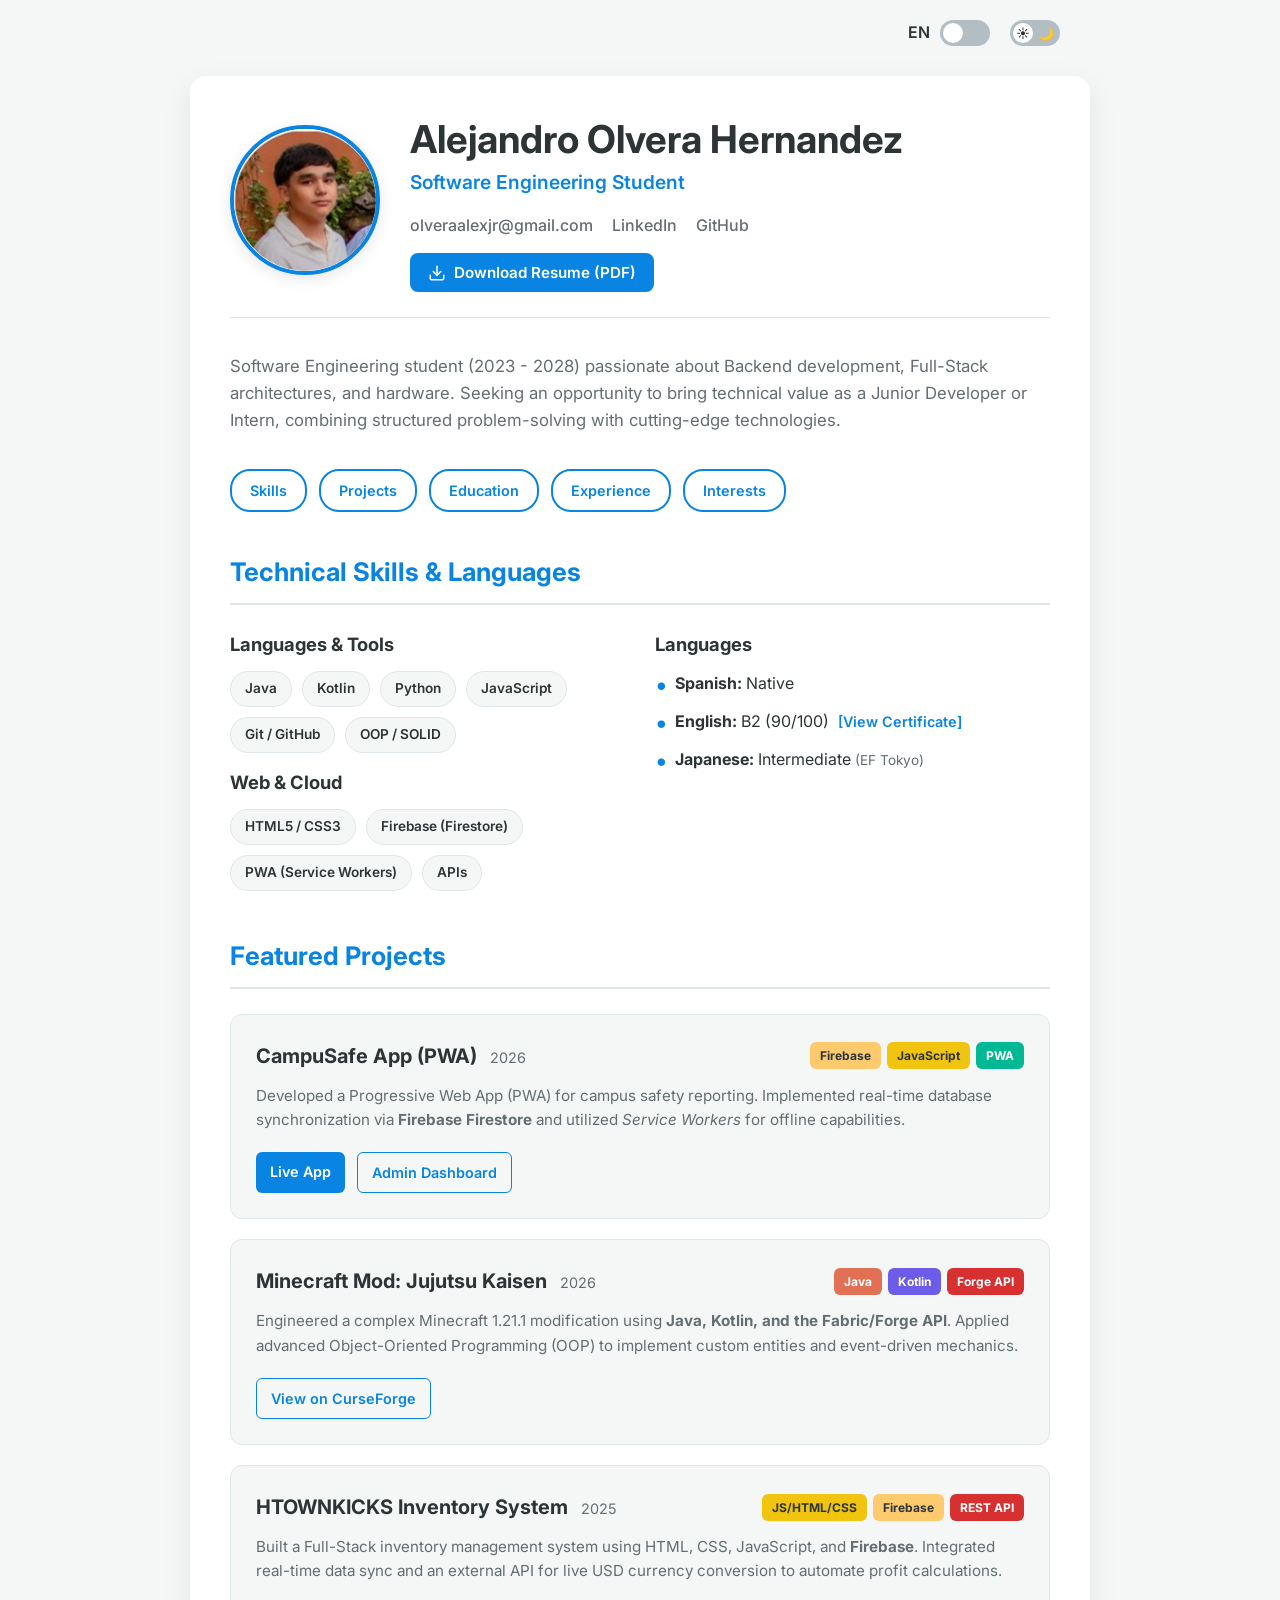
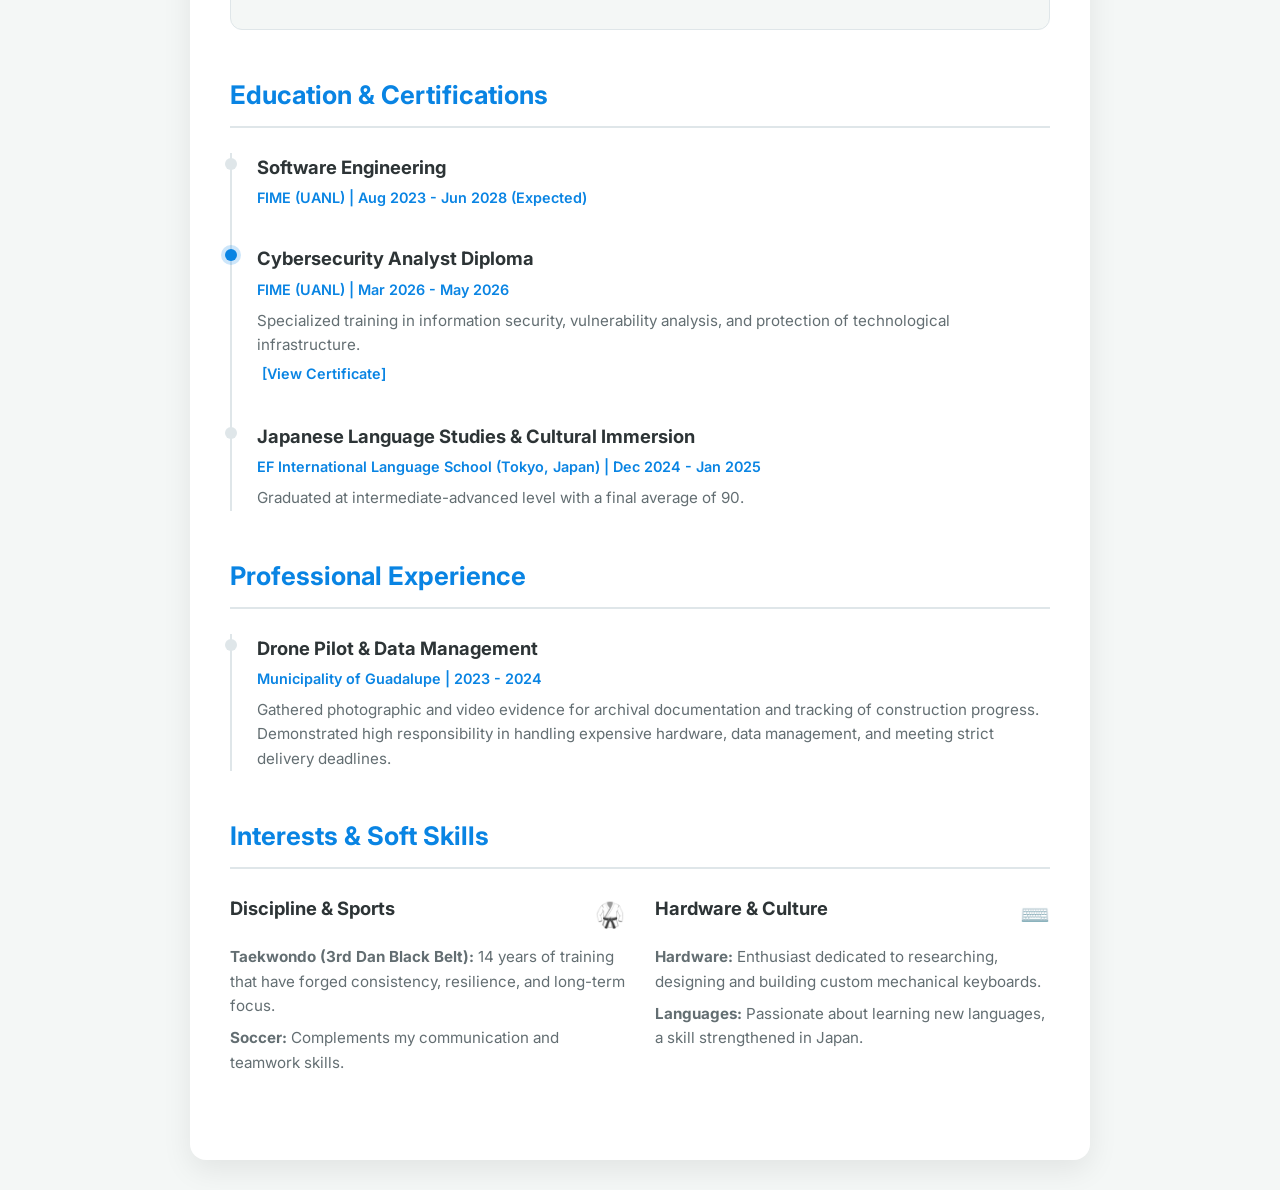
<file: index.html>
<!DOCTYPE html>
<html lang="en">
<head>
    <meta charset="UTF-8">
    <meta name="viewport" content="width=device-width, initial-scale=1.0">
    <meta name="description" content="Alejandro Olvera Hernandez - Software Engineering Portfolio">
    <meta property="og:title" content="Alejandro Olvera - Software Engineer">
    <meta property="og:image" content="foto.jpg">
    <title>CV Alejandro Olvera</title>
    
    <!-- Google Fonts: Inter -->
    <link rel="preconnect" href="https://fonts.googleapis.com">
    <link rel="preconnect" href="https://fonts.gstatic.com" crossorigin>
    <link href="https://fonts.googleapis.com/css2?family=Inter:wght@400;500;600;700&display=swap" rel="stylesheet">
    
    <!-- Archivo CSS -->
    <link rel="stylesheet" href="estilos.css">
</head>
<body class="lang-en">
    <!-- Controles (Idioma y Tema Oscuro) -->
    <nav class="controls">
        <div class="lang-toggle-container">
            <span class="lang-toggle-text en">EN</span>
            <label class="switch">
                <input type="checkbox" id="lang-checkbox">
                <span class="slider"></span>
            </label>
            <span class="lang-toggle-text es">ES</span>
        </div>
        <div class="theme-toggle-container">
            <label class="switch theme-switch">
                <input type="checkbox" id="theme-checkbox">
                <span class="slider round">
                    <span class="icon sun">☀️</span>
                    <span class="icon moon">🌙</span>
                </span>
            </label>
        </div>
    </nav>

    <main class="contenedor">
        <header class="encabezado">
            <div class="foto-perfil">
                <img src="foto.jpg" alt="Alejandro Olvera" class="img-expandible">
            </div>
            <div class="info-personal">
                <h1>Alejandro Olvera Hernandez</h1>
                <h2 class="subtitulo">
                    <span class="es">Estudiante de Ingeniería de Software</span>
                    <span class="en">Software Engineering Student</span>
                </h2>
                <div class="contacto-links">
                    <a href="mailto:olveraalexjr@gmail.com">olveraalexjr@gmail.com</a>
                    <a href="https://www.linkedin.com/in/alex-olvera-ba346a3a6" target="_blank">LinkedIn</a>
                    <a href="https://github.com/olvera12" target="_blank">GitHub</a>
                </div>
                <!-- Botón para imprimir a PDF -->
                <button class="btn-download" onclick="window.print()">
                    <svg width="18" height="18" viewBox="0 0 24 24" fill="none" stroke="currentColor" stroke-width="2" stroke-linecap="round" stroke-linejoin="round"><path d="M21 15v4a2 2 0 0 1-2 2H5a2 2 0 0 1-2-2v-4"></path><polyline points="7 10 12 15 17 10"></polyline><line x1="12" y1="15" x2="12" y2="3"></line></svg>
                    <span class="es">Descargar CV (PDF)</span><span class="en">Download Resume (PDF)</span>
                </button>
            </div>
        </header>

        <section class="resumen-profesional">
            <p class="es">Estudiante de Ingeniería en Tecnología de Software (2023 - 2028) apasionado por el desarrollo Backend, arquitecturas Full-Stack y el hardware. Busco una oportunidad para aportar valor técnico como Desarrollador Junior o Practicante, combinando pensamiento estructurado con tecnologías modernas.</p>
            <p class="en">Software Engineering student (2023 - 2028) passionate about Backend development, Full-Stack architectures, and hardware. Seeking an opportunity to bring technical value as a Junior Developer or Intern, combining structured problem-solving with cutting-edge technologies.</p>
        </section>

        <nav class="botones">
            <a href="#habilidades" class="boton"><span class="es">Habilidades</span><span class="en">Skills</span></a>
            <a href="#proyectos" class="boton"><span class="es">Proyectos</span><span class="en">Projects</span></a>
            <a href="#academico" class="boton"><span class="es">Educación</span><span class="en">Education</span></a>
            <a href="#laboral" class="boton"><span class="es">Experiencia</span><span class="en">Experience</span></a>
            <a href="#intereses" class="boton"><span class="es">Intereses</span><span class="en">Interests</span></a>
        </nav>

        <section id="habilidades" class="seccion-completa">
            <h2><span class="es">Habilidades Técnicas e Idiomas</span><span class="en">Technical Skills & Languages</span></h2>
            <div class="skills-grid">
                <div class="skill-box">
                    <h3><span class="es">Lenguajes y Herramientas</span><span class="en">Languages & Tools</span></h3>
                    <div class="tags-container">
                        <span class="tag tech">Java</span>
                        <span class="tag tech">Kotlin</span>
                        <span class="tag tech">Python</span>
                        <span class="tag tech">JavaScript</span>
                        <span class="tag tech">Git / GitHub</span>
                        <span class="tag tech">OOP / SOLID</span>
                    </div>
                    <h3 style="margin-top: 15px;"><span class="es">Web y Nube</span><span class="en">Web & Cloud</span></h3>
                    <div class="tags-container">
                        <span class="tag web">HTML5 / CSS3</span>
                        <span class="tag web">Firebase (Firestore)</span>
                        <span class="tag web">PWA (Service Workers)</span>
                        <span class="tag web">APIs</span>
                    </div>
                </div>
                <div class="skill-box">
                    <h3><span class="es">Idiomas</span><span class="en">Languages</span></h3>
                    <ul class="idiomas-lista">
                        <li><strong><span class="es">Español:</span><span class="en">Spanish:</span></strong> <span class="es">Nativo</span><span class="en">Native</span></li>
                        <li>
                            <strong><span class="es">Inglés:</span><span class="en">English:</span></strong> B2 (90/100) 
                            <a href="CERTIFICADO EXCI AOH.pdf" target="_blank" class="link-certificado"><span class="es">[Ver Certificado]</span><span class="en">[View Certificate]</span></a>
                        </li>
                        <li>
                            <strong><span class="es">Japonés:</span><span class="en">Japanese:</span></strong> <span class="es">Intermedio</span><span class="en">Intermediate</span> 
                            <span class="desc-ligera">(EF Tokyo)</span>
                        </li>
                    </ul>
                </div>
            </div>
        </section>

        <section id="proyectos" class="seccion-completa">
            <h2><span class="es">Proyectos Destacados</span><span class="en">Featured Projects</span></h2>
            <div class="proyectos-grid">
                
                <!-- Proyecto: CampuSafe -->
                <article class="proyecto-card">
                    <div class="proyecto-header">
                        <h3>CampuSafe App (PWA) <span class="año">2026</span></h3>
                        <div class="tech-stack">
                            <span class="badge firebase">Firebase</span>
                            <span class="badge js">JavaScript</span>
                            <span class="badge pwa">PWA</span>
                        </div>
                    </div>
                    <p class="es">Aplicación Web Progresiva para reportes de seguridad en el campus universitario. Integra sincronización de base de datos en tiempo real mediante <strong>Firebase Firestore</strong> y capacidades sin conexión mediante <em>Service Workers</em>.</p>
                    <p class="en">Developed a Progressive Web App (PWA) for campus safety reporting. Implemented real-time database synchronization via <strong>Firebase Firestore</strong> and utilized <em>Service Workers</em> for offline capabilities.</p>
                    <div class="proyecto-links">
                        <a href="https://olvera12.github.io/campusafe-app/" target="_blank" class="btn-link">Live App</a>
                        <a href="https://olvera12.github.io/campusafe-app/dashboard.html" target="_blank" class="btn-link outline">Admin Dashboard</a>
                    </div>
                </article>

                <!-- Proyecto: Minecraft Mod -->
                <article class="proyecto-card">
                    <div class="proyecto-header">
                        <h3>Minecraft Mod: Jujutsu Kaisen <span class="año">2026</span></h3>
                        <div class="tech-stack">
                            <span class="badge java">Java</span>
                            <span class="badge kotlin">Kotlin</span>
                            <span class="badge api">Forge API</span>
                        </div>
                    </div>
                    <p class="es">Modificación compleja para Minecraft 1.21.1 usando <strong>Java, Kotlin y la API de Fabric/Forge</strong>. Aplicación de Programación Orientada a Objetos (POO) avanzada para implementar entidades personalizadas y mecánicas basadas en eventos.</p>
                    <p class="en">Engineered a complex Minecraft 1.21.1 modification using <strong>Java, Kotlin, and the Fabric/Forge API</strong>. Applied advanced Object-Oriented Programming (OOP) to implement custom entities and event-driven mechanics.</p>
                    <div class="proyecto-links">
                        <a href="https://www.curseforge.com/minecraft/mc-mods/olvera-no-maho" target="_blank" class="btn-link outline">View on CurseForge</a>
                    </div>
                </article>

                <!-- Proyecto: HTOWNKICKS -->
                <article class="proyecto-card">
                    <div class="proyecto-header">
                        <h3>HTOWNKICKS Inventory System <span class="año">2025</span></h3>
                        <div class="tech-stack">
                            <span class="badge js">JS/HTML/CSS</span>
                            <span class="badge firebase">Firebase</span>
                            <span class="badge api">REST API</span>
                        </div>
                    </div>
                    <p class="es">Sistema <em>Full-Stack</em> de gestión de inventario para un negocio de calzado en EE.UU. Integra sincronización de datos en tiempo real con <strong>Firebase</strong> y consumo de API externa para conversión de divisas (USD) y cálculo de ganancias.</p>
                    <p class="en">Built a Full-Stack inventory management system using HTML, CSS, JavaScript, and <strong>Firebase</strong>. Integrated real-time data sync and an external API for live USD currency conversion to automate profit calculations.</p>
                </article>

            </div>
        </section>

        <section id="academico" class="seccion-completa">
            <h2><span class="es">Educación y Certificaciones</span><span class="en">Education & Certifications</span></h2>
            
            <div class="timeline">
                <div class="timeline-item">
                    <div class="timeline-dot"></div>
                    <div class="timeline-content">
                        <h3><span class="es">Ingeniería en Tecnología de Software</span><span class="en">Software Engineering</span></h3>
                        <p class="institucion">FIME (UANL) | Aug 2023 - Jun 2028 (Expected)</p>
                    </div>
                </div>

                <div class="timeline-item">
                    <div class="timeline-dot highlight"></div>
                    <div class="timeline-content">
                        <h3><span class="es">Diplomado Analista de Ciberseguridad</span><span class="en">Cybersecurity Analyst Diploma</span></h3>
                        <p class="institucion">FIME (UANL) | Mar 2026 - May 2026</p>
                        <p class="es desc">Entrenamiento especializado en seguridad de la información, análisis de vulnerabilidades y protección de infraestructura tecnológica.</p>
                        <p class="en desc">Specialized training in information security, vulnerability analysis, and protection of technological infrastructure.</p>
                        
                        <!-- ENLACE AL CERTIFICADO DE CIBERSEGURIDAD (Actualizado) -->
                        <a href="CERTIFICADO_CIBERSEGURIDAD.pdf" target="_blank" class="link-certificado" style="margin-top: 5px; display: inline-block;">
                            <span class="es">[Ver Certificado]</span><span class="en">[View Certificate]</span>
                        </a>
                    </div>
                </div>

                <div class="timeline-item">
                    <div class="timeline-dot"></div>
                    <div class="timeline-content">
                        <h3>Japanese Language Studies & Cultural Immersion</h3>
                        <p class="institucion">EF International Language School (Tokyo, Japan) | Dec 2024 - Jan 2025</p>
                        <p class="es desc">Graduado nivel intermedio-avanzado (promedio final 90/100).</p>
                        <p class="en desc">Graduated at intermediate-advanced level with a final average of 90.</p>
                    </div>
                </div>
            </div>
        </section>

        <section id="laboral" class="seccion-completa">
            <h2><span class="es">Experiencia Profesional</span><span class="en">Professional Experience</span></h2>
            <div class="timeline">
                <div class="timeline-item">
                    <div class="timeline-dot"></div>
                    <div class="timeline-content">
                        <h3>Drone Pilot & Data Management</h3>
                        <p class="institucion">Municipality of Guadalupe | 2023 - 2024</p>
                        <p class="es desc">Manejo de equipo de alto valor y gestión de datos fotográficos/video para documentación de obras públicas. Demostró alta responsabilidad técnica y cumplimiento estricto de plazos de entrega.</p>
                        <p class="en desc">Gathered photographic and video evidence for archival documentation and tracking of construction progress. Demonstrated high responsibility in handling expensive hardware, data management, and meeting strict delivery deadlines.</p>
                    </div>
                </div>
            </div>
        </section>

        <section id="intereses" class="seccion-completa">
            <h2><span class="es">Intereses y Habilidades Blandas</span><span class="en">Interests & Soft Skills</span></h2>
            <div class="skills-grid">
                <div class="skill-box">
                    <div style="display: flex; justify-content: space-between; align-items: center; margin-bottom: 10px;">
                        <h3><span class="es">Disciplina y Deporte</span><span class="en">Discipline & Sports</span></h3>
                        <span style="font-size: 1.5rem;">🥋</span>
                    </div>
                    <p class="es" style="color: var(--text-muted); font-size: 0.95rem; margin-bottom: 8px;"><strong>Taekwondo (Cinta Negra 3er Dan):</strong> 14 años de práctica ininterrumpida que han forjado constancia, resiliencia y enfoque a largo plazo.</p>
                    <p class="en" style="color: var(--text-muted); font-size: 0.95rem; margin-bottom: 8px;"><strong>Taekwondo (3rd Dan Black Belt):</strong> 14 years of training that have forged consistency, resilience, and long-term focus.</p>
                    <p class="es" style="color: var(--text-muted); font-size: 0.95rem;"><strong>Fútbol:</strong> Complementa mis habilidades de comunicación y trabajo en equipo.</p>
                    <p class="en" style="color: var(--text-muted); font-size: 0.95rem;"><strong>Soccer:</strong> Complements my communication and teamwork skills.</p>
                </div>
                <div class="skill-box">
                    <div style="display: flex; justify-content: space-between; align-items: center; margin-bottom: 10px;">
                        <h3><span class="es">Hardware y Cultura</span><span class="en">Hardware & Culture</span></h3>
                        <span style="font-size: 1.5rem;">⌨️</span>
                    </div>
                    <p class="es" style="color: var(--text-muted); font-size: 0.95rem; margin-bottom: 8px;"><strong>Hardware:</strong> Entusiasta enfocado en el diseño y armado de teclados mecánicos <em>custom</em>.</p>
                    <p class="en" style="color: var(--text-muted); font-size: 0.95rem; margin-bottom: 8px;"><strong>Hardware:</strong> Enthusiast dedicated to researching, designing and building custom mechanical keyboards.</p>
                    <p class="es" style="color: var(--text-muted); font-size: 0.95rem;"><strong>Idiomas:</strong> Apasionado por aprender nuevos idiomas, habilidad fortalecida en Japón.</p>
                    <p class="en" style="color: var(--text-muted); font-size: 0.95rem;"><strong>Languages:</strong> Passionate about learning new languages, a skill strengthened in Japan.</p>
                </div>
            </div>
        </section>

    </main>

    <!-- Script para los toggles (Idioma y Tema) y evitar que se recargue la página -->
    <script>
        // Language Toggle Logic
        const langCheckbox = document.getElementById('lang-checkbox');
        const body = document.body;
        
        const savedLang = localStorage.getItem('cv-lang');
        if (savedLang === 'es') {
            langCheckbox.checked = true;
            body.classList.remove('lang-en');
            body.classList.add('lang-es');
        }

        langCheckbox.addEventListener('change', () => {
            if (langCheckbox.checked) {
                body.classList.remove('lang-en');
                body.classList.add('lang-es');
                localStorage.setItem('cv-lang', 'es');
            } else {
                body.classList.remove('lang-es');
                body.classList.add('lang-en');
                localStorage.setItem('cv-lang', 'en');
            }
        });

        // Theme Toggle Logic (Modo Oscuro)
        const themeCheckbox = document.getElementById('theme-checkbox');
        
        const savedTheme = localStorage.getItem('cv-theme');
        if (savedTheme === 'dark' || (!savedTheme && window.matchMedia('(prefers-color-scheme: dark)').matches)) {
            themeCheckbox.checked = true;
            body.setAttribute('data-theme', 'dark');
        }

        themeCheckbox.addEventListener('change', () => {
            if (themeCheckbox.checked) {
                body.setAttribute('data-theme', 'dark');
                localStorage.setItem('cv-theme', 'dark');
            } else {
                body.removeAttribute('data-theme');
                localStorage.setItem('cv-theme', 'light');
            }
        });
    </script>
</body>
</html>
</file>
<file: estilos.css>
/* ========================================================
   VARIABLES GLOBALES (Modo Claro por Defecto)
   ======================================================== */
:root {
    --bg-color: #f4f7f6;
    --card-bg: #ffffff;
    --text-main: #2d3436;
    --text-muted: #636e72;
    --primary: #0984e3;
    --primary-hover: #0762a8;
    --border: #dfe6e9;
    
    /* Colores para las etiquetas de tecnologías */
    --badge-java: #e17055;
    --badge-kotlin: #6c5ce7;
    --badge-firebase: #fdcb6e;
    --badge-js: #f1c40f;
    --badge-pwa: #00b894;
    --badge-api: #d63031;
    --badge-web: #0984e3;
}

/* ========================================================
   VARIABLES MODO OSCURO
   ======================================================== */
[data-theme="dark"] {
    --bg-color: #0f1115;
    --card-bg: #1c1f26;
    --text-main: #f5f6fa;
    --text-muted: #a4b0be;
    --primary: #48dbfb;
    --primary-hover: #0abde3;
    --border: #2f3542;
}

/* Reset y Configuración Base */
* {
    box-sizing: border-box;
    margin: 0;
    padding: 0;
}

body {
    font-family: 'Inter', sans-serif;
    background-color: var(--bg-color);
    color: var(--text-main);
    line-height: 1.6;
    /* Transición suave al cambiar de tema */
    transition: background-color 0.3s ease, color 0.3s ease;
}

/* Contenedor Principal */
.contenedor {
    max-width: 900px;
    margin: 30px auto;
    padding: 40px;
    background-color: var(--card-bg);
    border-radius: 16px;
    box-shadow: 0 10px 30px rgba(0, 0, 0, 0.08);
    transition: background-color 0.3s ease, box-shadow 0.3s ease;
}

/* ========================================================
   CONTROLES SUPERIORES (Toggles)
   ======================================================== */
.controls {
    max-width: 900px;
    margin: 20px auto 0;
    display: flex;
    justify-content: flex-end;
    gap: 20px;
    padding: 0 30px;
}

.lang-toggle-container, .theme-toggle-container {
    display: flex;
    align-items: center;
    gap: 10px;
    font-weight: 600;
}

/* Switch (Interruptor) */
.switch {
    position: relative;
    display: inline-block;
    width: 50px;
    height: 26px;
}
.switch input { opacity: 0; width: 0; height: 0; }
.slider {
    position: absolute;
    cursor: pointer;
    top: 0; left: 0; right: 0; bottom: 0;
    background-color: #b2bec3;
    transition: .4s;
    border-radius: 30px;
}
.slider:before {
    position: absolute;
    content: "";
    height: 20px; width: 20px;
    left: 3px; bottom: 3px;
    background-color: white;
    transition: .4s;
    border-radius: 50%;
}
input:checked + .slider {
    background-color: var(--primary);
}
input:checked + .slider:before {
    transform: translateX(24px);
}
.slider.round .icon {
    position: absolute;
    font-size: 13px;
    top: 50%;
    transform: translateY(-50%);
}
.icon.sun { left: 6px; }
.icon.moon { right: 6px; }

/* Ocultar idiomas según estado del body */
.lang-es .en { display: none; }
.lang-en .es { display: none; }

/* ========================================================
   ENCABEZADO Y FOTO
   ======================================================== */
.encabezado {
    display: flex;
    align-items: center;
    gap: 30px;
    margin-bottom: 35px;
    padding-bottom: 25px;
    border-bottom: 1px solid var(--border);
}
.foto-perfil img {
    width: 150px;
    height: 150px;
    border-radius: 50%;
    object-fit: cover;
    border: 4px solid var(--primary);
    box-shadow: 0 4px 15px rgba(0,0,0,0.1);
}
.info-personal h1 {
    font-size: 2.4rem;
    font-weight: 700;
    margin-bottom: 5px;
    line-height: 1.2;
}
.info-personal .subtitulo {
    font-size: 1.2rem;
    color: var(--primary);
    margin-bottom: 15px;
    font-weight: 600;
}
.contacto-links a {
    color: var(--text-muted);
    text-decoration: none;
    margin-right: 15px;
    font-weight: 500;
    transition: color 0.2s;
}
.contacto-links a:hover {
    color: var(--primary);
}

/* ========================================================
   BOTÓN PARA DESCARGAR PDF
   ======================================================== */
.btn-download {
    margin-top: 15px;
    display: inline-flex;
    align-items: center;
    gap: 8px;
    background-color: var(--primary);
    color: #fff;
    border: none;
    padding: 10px 18px;
    border-radius: 8px;
    font-weight: 600;
    font-size: 0.95rem;
    cursor: pointer;
    transition: background-color 0.2s, transform 0.1s;
    font-family: 'Inter', sans-serif;
}
.btn-download:hover {
    background-color: var(--primary-hover);
    transform: translateY(-2px);
}

/* Resumen Profesional */
.resumen-profesional {
    font-size: 1.05rem;
    color: var(--text-muted);
    margin-bottom: 35px;
}

/* Botones de Navegación */
.botones {
    display: flex;
    flex-wrap: wrap;
    gap: 12px;
    margin-bottom: 40px;
}
.botones .boton {
    text-decoration: none;
    color: var(--primary);
    border: 2px solid var(--primary);
    padding: 8px 18px;
    border-radius: 20px;
    font-weight: 600;
    font-size: 0.9rem;
    transition: all 0.3s ease;
}
.botones .boton:hover {
    background-color: var(--primary);
    color: var(--card-bg);
}

/* ========================================================
   SECCIONES Y TARJETAS
   ======================================================== */
.seccion-completa {
    margin-bottom: 45px;
    scroll-margin-top: 30px;
}
.seccion-completa h2 {
    font-size: 1.6rem;
    color: var(--primary);
    border-bottom: 2px solid var(--border);
    padding-bottom: 10px;
    margin-bottom: 25px;
}

/* Habilidades */
.skills-grid {
    display: grid;
    grid-template-columns: 1fr 1fr;
    gap: 30px;
}
.skill-box h3 {
    margin-bottom: 12px;
    font-size: 1.15rem;
}
.tags-container {
    display: flex;
    flex-wrap: wrap;
    gap: 10px;
}
.tag {
    background: var(--bg-color);
    border: 1px solid var(--border);
    padding: 6px 14px;
    border-radius: 20px;
    font-size: 0.85rem;
    font-weight: 600;
}
.idiomas-lista { list-style: none; }
.idiomas-lista li {
    margin-bottom: 12px;
    padding-left: 20px;
    position: relative;
}
.idiomas-lista li::before {
    content: "•";
    color: var(--primary);
    position: absolute;
    left: 0;
    font-size: 1.5rem;
    top: -5px;
}
.link-certificado {
    color: var(--primary);
    text-decoration: none;
    font-size: 0.9rem;
    font-weight: 600;
    margin-left: 5px;
}
.link-certificado:hover { text-decoration: underline; }
.desc-ligera { color: var(--text-muted); font-size: 0.85rem; }

/* Tarjetas de Proyectos */
.proyectos-grid {
    display: grid;
    grid-template-columns: 1fr;
    gap: 20px;
}
.proyecto-card {
    background: var(--bg-color);
    border: 1px solid var(--border);
    padding: 25px;
    border-radius: 12px;
    transition: transform 0.2s, box-shadow 0.2s;
}
.proyecto-card:hover {
    transform: translateY(-4px);
    box-shadow: 0 8px 20px rgba(0,0,0,0.06);
}
.proyecto-header {
    display: flex;
    justify-content: space-between;
    align-items: center;
    margin-bottom: 12px;
    flex-wrap: wrap;
    gap: 10px;
}
.proyecto-header h3 {
    font-size: 1.25rem;
}
.proyecto-header .año {
    color: var(--text-muted);
    font-size: 0.9rem;
    font-weight: normal;
    margin-left: 8px;
}
.tech-stack {
    display: flex;
    gap: 6px;
}
.badge {
    padding: 4px 10px;
    border-radius: 6px;
    font-size: 0.75rem;
    font-weight: 700;
    color: white;
}
.badge.firebase { background-color: var(--badge-firebase); color: #2d3436; }
.badge.java { background-color: var(--badge-java); }
.badge.kotlin { background-color: var(--badge-kotlin); }
.badge.js { background-color: var(--badge-js); color: #2d3436;}
.badge.pwa { background-color: var(--badge-pwa); }
.badge.api { background-color: var(--badge-api); }

.proyecto-card p {
    color: var(--text-muted);
    margin-bottom: 20px;
    font-size: 0.95rem;
}
.proyecto-links {
    display: flex;
    gap: 12px;
}
.btn-link {
    background: var(--primary);
    color: #fff;
    text-decoration: none;
    padding: 8px 14px;
    border-radius: 6px;
    font-size: 0.9rem;
    font-weight: 600;
}
.btn-link.outline {
    background: transparent;
    color: var(--primary);
    border: 1px solid var(--primary);
}

/* ========================================================
   TIMELINE (Educación y Experiencia)
   ======================================================== */
.timeline {
    position: relative;
    padding-left: 25px;
    border-left: 2px solid var(--border);
}
.timeline-item {
    position: relative;
    margin-bottom: 35px;
}
.timeline-item:last-child { margin-bottom: 0; }
.timeline-dot {
    position: absolute;
    left: -32px;
    top: 5px;
    width: 12px;
    height: 12px;
    background: var(--border);
    border-radius: 50%;
}
.timeline-dot.highlight {
    background: var(--primary);
    box-shadow: 0 0 0 4px rgba(9, 132, 227, 0.2);
}
.timeline-content h3 {
    font-size: 1.15rem;
    margin-bottom: 4px;
}
.timeline-content .institucion {
    color: var(--primary);
    font-size: 0.9rem;
    font-weight: 600;
    margin-bottom: 8px;
}
.timeline-content .desc {
    color: var(--text-muted);
    font-size: 0.95rem;
}

/* ========================================================
   RESPONSIVE (Móviles)
   ======================================================== */
@media (max-width: 768px) {
    .encabezado {
        flex-direction: column;
        text-align: center;
    }
    .contacto-links {
        display: flex;
        flex-direction: column;
        gap: 8px;
    }
    .skills-grid {
        grid-template-columns: 1fr;
    }
    .botones {
        justify-content: center;
    }
    .proyecto-header {
        flex-direction: column;
        align-items: flex-start;
    }
}

/* ========================================================
   ESTILOS DE IMPRESIÓN PARA PDF (MUY IMPORTANTE)
   ======================================================== */
@media print {
    body {
        background-color: white !important;
        color: black !important;
    }
    .contenedor {
        box-shadow: none;
        margin: 0;
        padding: 0;
        border: none;
        max-width: 100%;
    }
    /* Ocultar elementos innecesarios al imprimir */
    .controls,
    .btn-download,
    .botones {
        display: none !important;
    }
    /* Forzar hipervínculos azules para que el reclutador sepa que puede dar clic en el PDF */
    a {
        color: #0984e3 !important;
        text-decoration: underline !important;
    }
    /* Asegurar que las tarjetas no se corten a mitad de hoja */
    .proyecto-card, .timeline-item {
        page-break-inside: avoid;
    }
    /* Quitar fondos de las badges para economizar tinta, dejarlas en borde */
    .badge, .tag {
        background: transparent !important;
        color: black !important;
        border: 1px solid black !important;
    }
    .encabezado {
        border-bottom: 2px solid black;
    }
}
</file>
